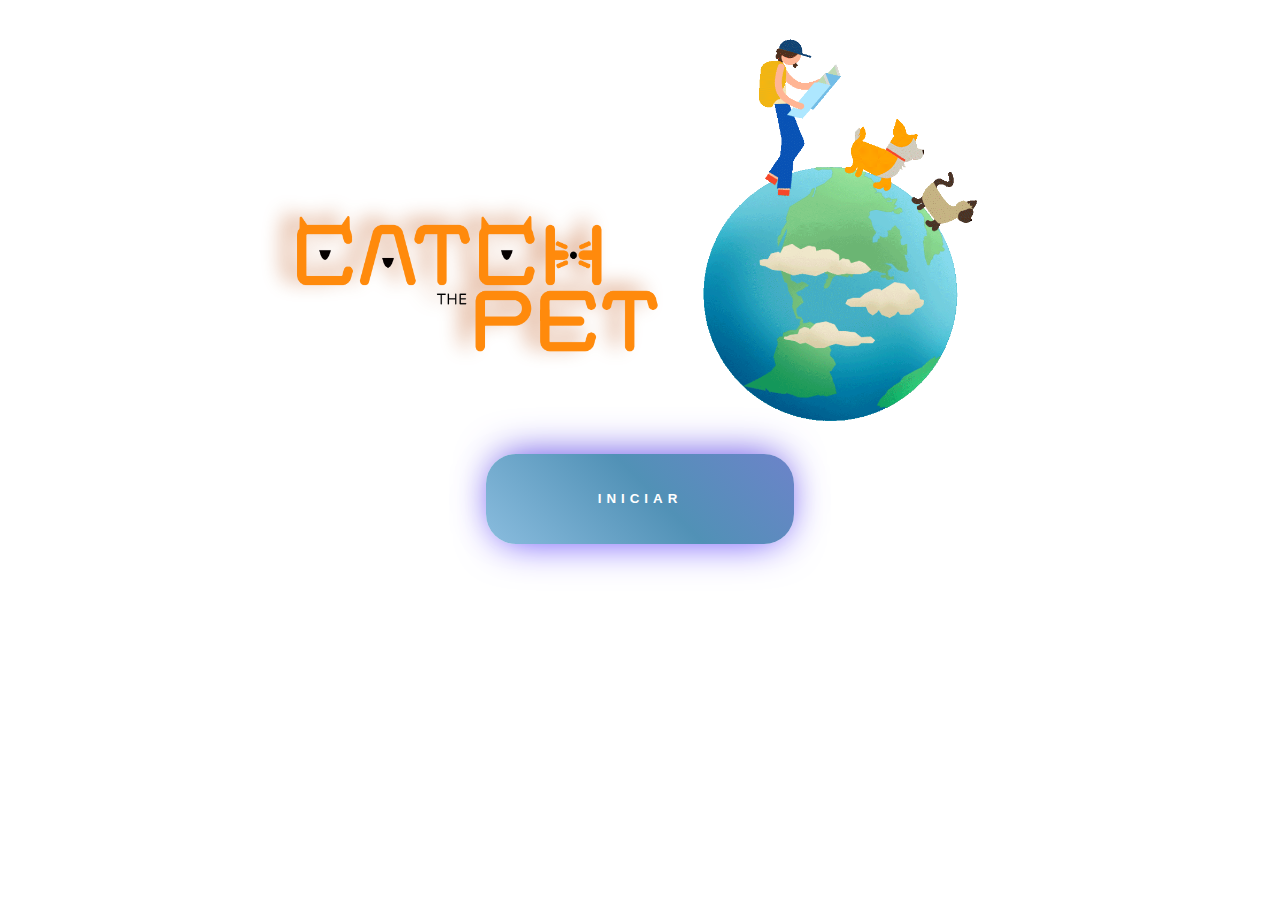
<file: Tcc/Inicial/index.html>
<!DOCTYPE html>
<html lang="en">
<head>
    <meta charset="UTF-8">
    <meta http-equiv="X-UA-Compatible" content="IE=edge">
    <meta name="viewport" content="width=device-width, initial-scale=1.0">
    <link rel="stylesheet" href="style.css">
    

    <title>Inicial</title>
</head>
<body >
   
    <div id="preloader">
        <div class="inner">
           <img src="icon/gatoLoade.gif" alt="" srcset="">
        </div>
    </div>

    <div class="main">
        <div class="imagens"> 
                <img src="icon/logo.png" class="imgLogo"alt="logo" srcset="">
                <img src="icon/logoAnima.gif" alt="Iconlogo" class="img">
        </div>
        <div class="button">
            <a href="../Login/index.html"><button class="btn"> Iniciar</button></a>
        </div>
    </div>


    <script src="js/preloader.js"></script>
    <script>

    $(window).on('load', function () {
        $('#preloader .inner').fadeOut();
        $('#preloader').delay(10).fadeOut('slow'); 
        $('body').delay(10).css({'overflow': 'visible'});})
        
    </script>
      
</body>
</html>
</file>
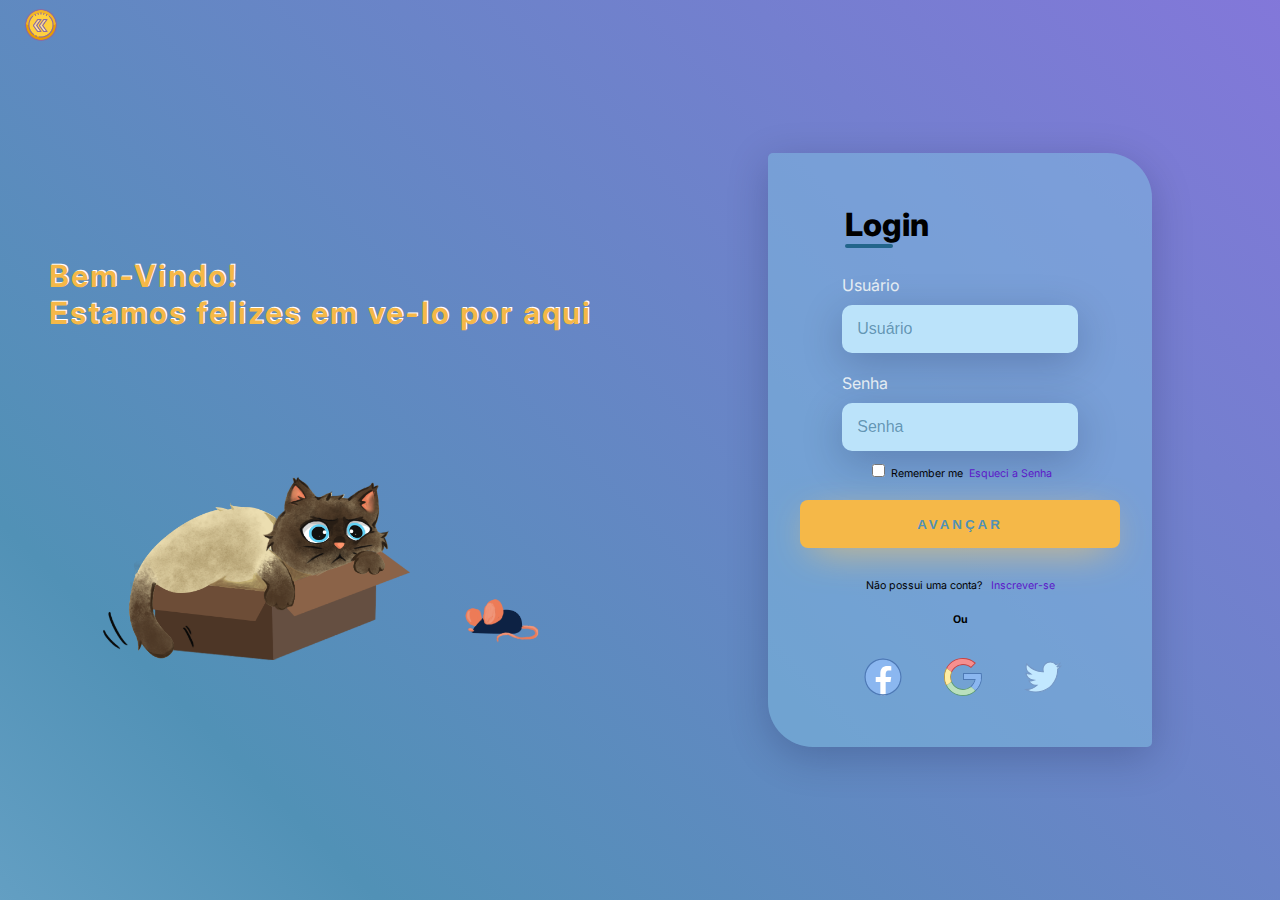
<file: Tcc/Login/index.html>
<!DOCTYPE html>
<html lang="en">
<head>
    <meta charset="UTF-8">
    <meta http-equiv="X-UA-Compatible" content="IE=edge">
    <meta name="viewport" content="width=device-width, initial-scale=1.0">
    <link rel="stylesheet" href="style.css">

    <title>Login</title>
</head>
<body class="gradient">

    <div id="preloader">
        <div class="inner">
           <img src="svg/gatoLoade.gif" alt="" srcset="">
        </div>
    </div>


    <div class="main-login">
        <a href="../Inicial/index.html"><img src="svg/seta.png" class="icon-back" alt="voltar"></a>
        <div class="left-login">
    
            <h1>Bem-Vindo!<br/>Estamos felizes em ve-lo por aqui</h1><br/><br/><br/><br/><br/><br/>
            <img src="svg/icon2.png" class="left-login-image" alt="imagem" >
        </div>
        <div class="right-login">
            <div class="card-login">
                <h1>Login</h1>
                <div class="textfield">
                    <label for="usuario">Usuário</label>
                    <input type="text" name="usuario" placeholder="Usuário">
                </div>

                <div class="textfield">
                    <label for="password">Senha</label>
                    <input type="password" name="password" placeholder="Senha">
                </div>

                <div class="remember">
                    <label for="">
                        <input type="checkbox"> Remember me</label>
                        <a href="#">&nbspEsqueci a Senha</a>
                </div>
                <a href="#" ><input type="submit" class="btnLogin" value="Avançar"></input ></a>

                <div class="input-box">
                    <p>Não possui uma conta?<a href="../Cadastro/index.html">&nbsp&nbsp Inscrever-se</a></p>
                </div>

                <h3 style="font-size: 8pt;">Ou</h3>
                <ul class="ul">
                    <li><img src="svg/facebook.svg"></li>
                    <li><img src="svg/google.svg"></li>
                    <li><img src="svg/twitter.svg"></li>
                </ul>
            </div>
        </div>
    </div>
    <script src="js/preloader.js"></script>
    <script>
          $(window).on('load', function () {
            $('#preloader .inner').fadeOut();
            $('#preloader').delay(10).fadeOut('slow'); 
            $('body').delay(10).css({'overflow': 'visible'});
            })
    </script>
</body>
</html>
</file>
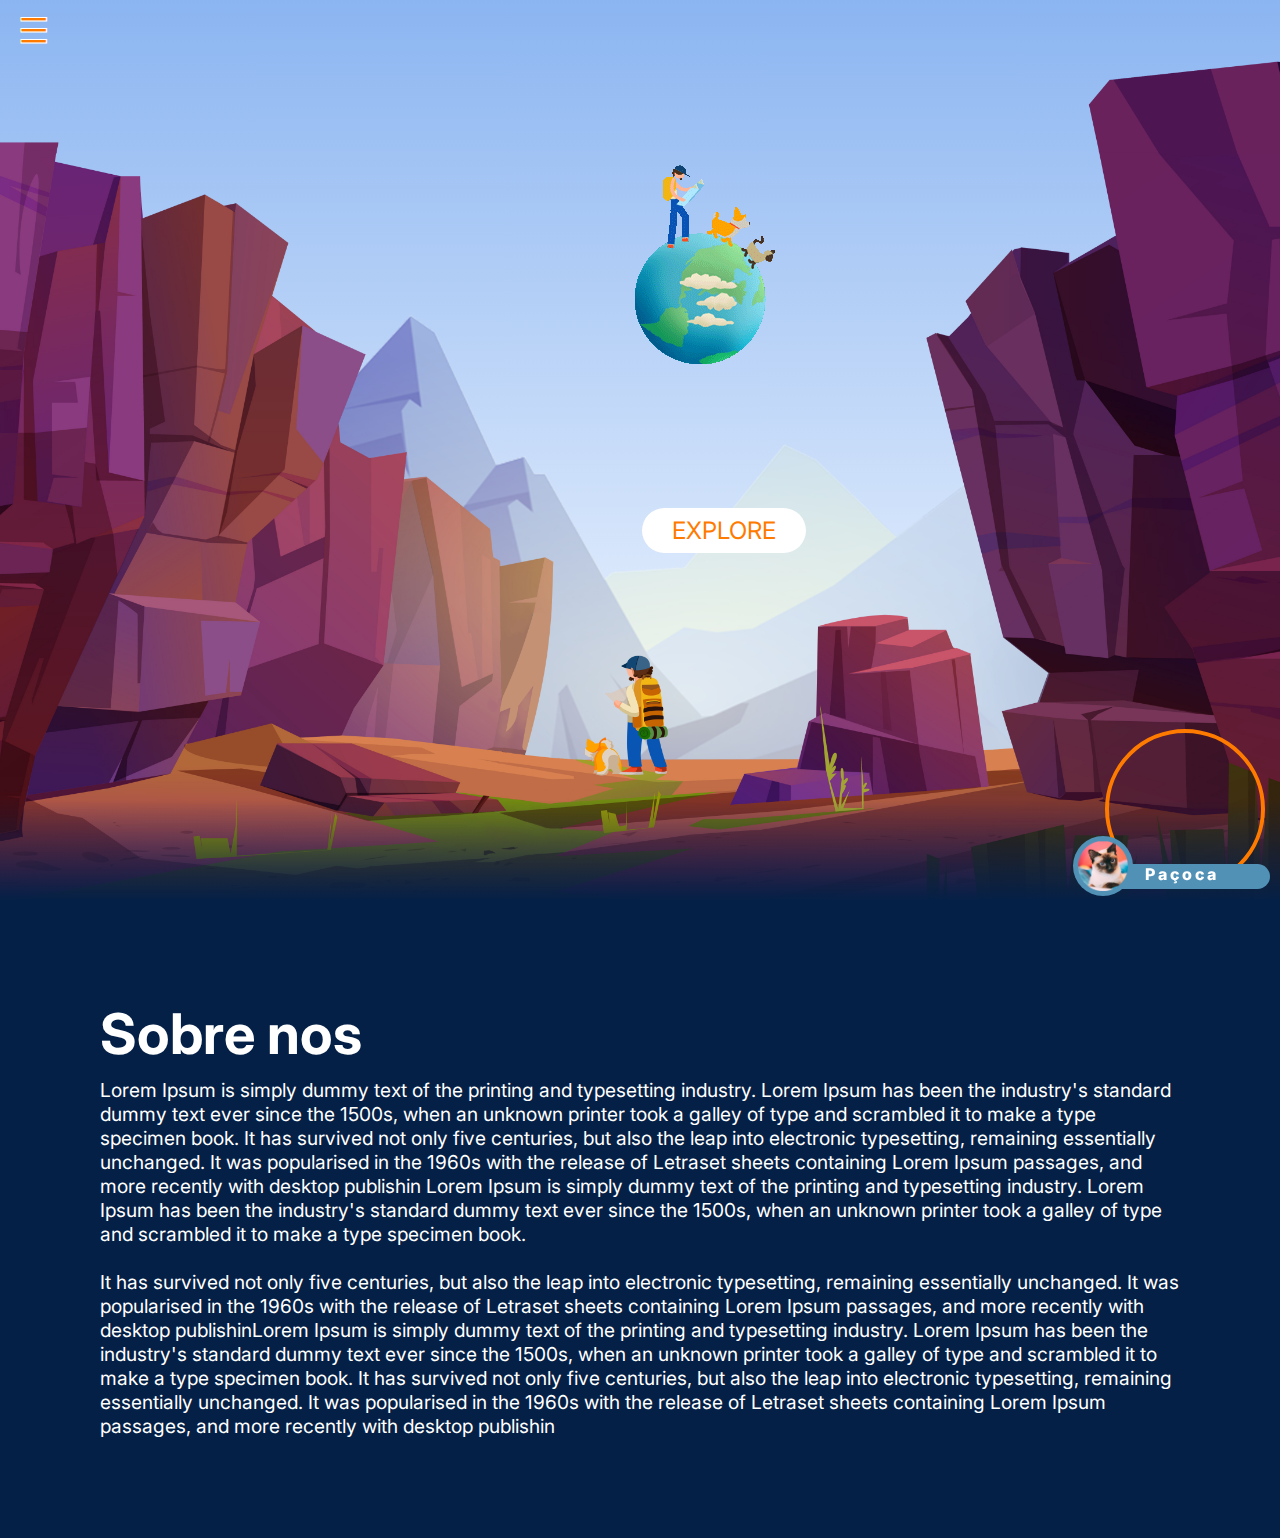
<file: Tcc/Principal/index.html>
<!DOCTYPE html>
<html lang="en">
<head>
    <meta charset="UTF-8">
    <meta http-equiv="X-UA-Compatible" content="IE=edge">
    <meta name="viewport" content="width=device-width, initial-scale=1.0">
    <link rel="stylesheet" href="style.css">
    <link rel="stylesheet" href="https://cdnjs.cloudflare.com/ajax/libs/font-awesome/4.7.0/css/font-awesome.min.css">
    <title>Catch The Pet</title>
</head>
<body>
     <!-- início do preloader -->
     <div id="preloader">
        <div class="inner">
           <img src="background/gatoLoade.gif" alt="" srcset="">
        </div>
    </div>
    <header>
        
        <nav id="menuHidden" class="menuHidden">
        <ul>
            <li><span  href="javascript:void(0)" class="btnClose" onclick="closeNav()">&times;</span></li>
            <li><a href="" class="active">Home</a></li>
            <li><a href="">Como usar</a></li>
            <li><a href="">Sobre nos</a></li>
            <li><a href="" style="border: none;">Onde esta meu pet</a></li>
            <i style="font-size:24px" class="fa">&#xf08b;</i>
        </ul>
    </nav>
        <span class="menu" id="menu"  onclick="openNav()">&#9776;</span>
        
    </header>
       
            
      
    <section>
      
        <div class="img-gif">
            <img src="background/logoAnima.gif" alt="" id="planet" class="planet">
        </div>
        <img src="background/mountains_behind.png" alt="montanhas de tras" id="mountains_behind">
        <h2 id="text">Catch <br/> The Pet</h2>
        <a href="#sec" id="btn">Explore</a>
        <img src="background/mountains_front.png" alt="montanhas da frente" id="mountains_front">

        
        <div class="map">
             <div class="backgroun-perfil"><div class="icon-perfil"><img src="background/teste.png" ></div></div>
             <div class="backgroun-perfil-name"><label for="">Paçoca</label></div>
            <iframe src="https://www.google.com/maps/embed?pb=!1m18!1m12!1m3!1d3676.113270818912!2d-47.21240988556126!3d-22.87227374238946!2m3!1f0!2f0!3f0!3m2!1i1024!2i768!4f13.1!3m3!1m2!1s0x94c8b9576bd03a93%3A0xb652b12256f924!2sEtec%20-%20Escola%20T%C3%A9cnica%20Estadual%20de%20Hortol%C3%A2ndia!5e0!3m2!1spt-BR!2sbr!4v1668021868033!5m2!1spt-BR!2sbr" allowfullscreen="" loading="lazy" referrerpolicy="no-referrer-when-downgrade"></iframe>
        </div>
    </section>

 
    <div class="sec" id="sec">
        <h2>Sobre nos</h2>
        <p>Lorem Ipsum is simply dummy text of the printing and typesetting industry. 
            Lorem Ipsum has been the industry's standard dummy text ever since the 1500s,
             when an unknown printer took a galley of type and scrambled it to make a type specimen book. 
             It has survived not only five centuries, but also the leap into electronic typesetting, remaining essentially unchanged. 
             It was popularised in the 1960s with the release of Letraset sheets containing Lorem Ipsum passages, and more recently with desktop publishin
             Lorem Ipsum is simply dummy text of the printing and typesetting industry. Lorem Ipsum has been the industry's standard dummy text ever since
              the 1500s, when an unknown printer took a galley of type and scrambled it to make a type specimen book.<br/><br/>
               It has survived not only five centuries, but also the leap into electronic typesetting, 
               remaining essentially unchanged. It was popularised in the 1960s with the release of
                Letraset sheets containing Lorem Ipsum passages, and more recently with desktop publishinLorem 
                Ipsum is simply dummy text of the printing and typesetting industry. 
                Lorem Ipsum has been the industry's standard dummy text ever since the 1500s,
                 when an unknown printer took a galley of type and scrambled it to make a type specimen book.
                  It has survived not only five centuries, but also the leap into electronic typesetting, 
                  remaining essentially unchanged. It was popularised in the 1960s with the release of Letraset sheets containing Lorem Ipsum passages, and more recently with desktop publishin</p>
    </div>
    <script src="js/preloader.js"></script>
    <script>
        let planet = document.getElementById('planet');
        let mountains_behind = document.getElementById('mountains_behind');
        let text = document.getElementById('text');
        let btn = document.getElementById('btn');
        let mountains_front = document.getElementById('mountains_front');
        let header = document.querySelector('header')

        window.addEventListener('scroll', function(){
            let value = window.scrollY;
            planet.style.top = value * 0.7 + 'px';
            mountains_behind.style.top = value * 0.5 + 'px';
            mountains_front.style.top = value * 0 + 'px';
            text.style.marginRight = value * 4 + 'px';
            text.style.marginTop = value * 1.2 + 'px';
            btn.style.marginTop = value * 1.5 +'px';
            header.style.top = value * 0.5 + 'px';
        })

        function openNav(){
            document.getElementById("menuHidden").style.width="285px";
            document.getElementById("menu").style.marginLeft="285px";
            document.getElementById("menu").style.opacity="0";
        }

        function closeNav(){
            document.getElementById("menuHidden").style.width="0";
            document.getElementById("menu").style.marginLeft="0";
            document.getElementById("menu").style.opacity="1";
        }
    </script>

</body>
</html>
</file>
<file: Tcc/Login/style.css>
@import url('https://fonts.googleapis.com/css2?family=Inter:wght@100;200;300;400;500;600&family=Nunito&display=swap');

@import url('https://fonts.googleapis.com/css2?family=Patrick+Hand&family=Rubik+Mono+One&display=swap');
body{
    margin: 0;
    font-family:  'Inter', sans-serif;
}

body *{
    box-sizing: border-box;
}

.gradient{
    background: linear-gradient(45deg, #B9E0FF,rgb(81, 145, 182),#8D72E1,#6C4AB6);
    background-size: 300% 300%;
    animation: colors 15s ease infinite;
}

@keyframes colors{
    0%{
        background-position: 0% 50%;
    }

    50%{
        background-position: 100% 50%;
    }
    100%{
        background-position: 0% 50%;
    }
}


.main-login{
    width: 100vw;
    height: 100vh;
    display: flex;
    justify-content: center;
    align-items: center;
}

.icon-back{
    width: 35px;
    height: 35px;
    position: absolute;
    top: 0;
    margin: 0.5rem 1.5rem;
}
.icon-back:hover{
    transform: scale(1.1);
    transition: 0.5s;
}
.left-login{
    width: 50vw;
    height: 100vh;
    display: flex;
    justify-content: center;
    align-items: center;
    flex-direction: column;
}

.left-login > h1{
    font-size: 2.4vw;
    color: rgb(245, 184, 72);

    letter-spacing: 2px;
    text-shadow: 1px -1px 0 rgb(255, 255, 255);
   
}

.left-login-image{
    width: 35vw;
}

.right-login{
    width: 50vw;
    height: 100vh;
    display: flex;
    justify-content: center;
    align-items: center;
}

.card-login{
    width: 60%;
    display: flex;
    justify-content: center;
    align-items: center;
    flex-direction: column;
    padding: 30px 35px;
    background: rgba(127, 188, 223, 0.514);
    border-radius: 5px 45px;
    box-shadow: 0px 10px 40px rgba(2, 2, 37, 0.205);
}

.card-login > h1{
    color: rgb(0, 0, 0);
    font-weight: 800;
    width: 18vw;
}

.card-login > h1::after{
    content: '';
    display: block;
    width: 3rem;
    height: 0.3rem;
    background-color: rgb(35, 101, 139);
    margin: 0 auto;
    position: absolute;
    border-radius: 10px;
}


.textfield{
    width: 75%;
    display: flex;
    flex-direction: column;
    align-items: flex-start;
    justify-content: center;
    margin: 10px 0px;
}

.textfield > input{
    width: 100%;
    border: none;
    border-radius: 10px;
    padding: 15px;
    background:rgb(187, 227, 250) ;
    font-size: 12pt;
    box-shadow: 0px 10px 40px rgba(2, 2, 37, 0.205);
    outline: none;
    box-sizing: border-box;

}

.textfield > input:focus-visible{
    outline: 1px solid  rgb(35, 101, 139);
}

.textfield > input:hover{
    background-color: rgb(156, 206, 238);
    transition: 0.5s;
}
.textfield > input::placeholder{
    color:rgba(0, 66, 104, 0.486);
}   
.textfield > label{
    color: rgb(231, 239, 245);
    margin-bottom: 10px;
}



.remember{
    font-size: 8pt;
}

.remember > a{
    text-decoration: none;
    color: rgb(92, 24, 201);
    transition: 0.3s;
}

.remember > a:hover{
    color: rgb(134, 70, 236);
}

 .btnLogin{
    width: 20rem;
    padding: 16px 0px;
    margin: 20px;
    border: none;
    border-radius: 8px;
    outline: none;
    text-transform: uppercase;
    font-weight: 800;
    letter-spacing: 3px;
    color: rgb(81, 145, 182);
    background-color:rgb(245, 184, 72);
    cursor: pointer;
    box-shadow: 0px 10px 40px -12px rgb(255, 201, 101);
    height: 3rem;
}

 .btnLogin:hover{
    background-color: rgb(246, 192, 91) ;
    color: rgb(108, 170, 206);
    transition: 0.5s;
    transform: scale(1.05);
}

.input-box{
    font-size: 8pt;
}

.input-box > p > a{
    text-decoration: none;
    color: rgb(92, 24, 201);
    transition: 0.3s;
}

.input-box > p > a:hover{
    color: rgb(134, 70, 236);
}

input:-webkit-autofill {
    -webkit-box-shadow: 0 0 0 24px rgb(156, 206, 238) inset;
}

.ul{
    display: flex;
    list-style: none;
    justify-content: center;
    align-items: center;
    margin: 0;
    border: none;
    position: relative;
    right: 17px;
}

.ul > li{
    padding: 20px;
}
.ul li img{
    display: block;
    width: 40px;
    height: 40px;
    cursor: pointer;
}

.ul li img:hover{
    transform: scale(1.3);
    transition: 0.8s;
}


@media only screen and (max-width: 950px){
    .card-login{
        width: 85%;
    }

    .icon-back{
        margin: 8px;
    }

}

@media only screen and (max-width: 600px){
    .main-login{
        flex-direction: column;
    }

    .left-login > h1{
        display: none;
    }

    .left-login{
        width: 100%;
        height: auto;
    }

    .icon-back{
        position: absolute;
        left: 0;
        margin: 6px;
    }

    .right-login{
        width: 100%;
        height: auto;
    }

    .left-login > image{
        width: 50vw;
    }

    .left-login-image{
        position: relative;
        top: 2rem;
        width: 10rem;
    }

    .card-login{
        width: 80%;
        height: 90%;
    }
    
}

#preloader {
    position:fixed;
    top:0;
    left:0;
    right:0;
    bottom:0;
    background-color:#ffffff; /* cor do background que vai ocupar o body */
    z-index:999; /* z-index para jogar para frente e sobrepor tudo */
}
#preloader .inner {
    position: absolute;
    top: 50%; /* centralizar a parte interna do preload (onde fica a animação)*/
    left: 50%;
    transform: translate(-50%, -50%);  
}
.bolas > div {
  display: inline-block;
  background-color: #fff;
  width: 25px;
  height: 25px;
  border-radius: 100%;
  margin: 3px;
  -webkit-animation-fill-mode: both;
  animation-fill-mode: both;
  animation-name: animarBola;
  animation-timing-function: linear;
  animation-iteration-count: infinite;
   
}
</file>
<file: Tcc/Principal/style.css>
@import url('https://fonts.googleapis.com/css2?family=Inter:wght@100;200;300;400;500;600&family=Nunito&display=swap');


/* ini: Preloader */
 
#preloader {
    position:fixed;
    top:0;
    left:0;
    right:0;
    bottom:0;
    background-color:#ffffff; /* cor do background que vai ocupar o body */
    z-index:9999; /* z-index para jogar para frente e sobrepor tudo */
}
#preloader .inner {
    position: absolute;
    top: 50%; /* centralizar a parte interna do preload (onde fica a animação)*/
    left: 50%;
    transform: translate(-50%, -50%);  
}

@keyframes animarBola {
  0% {
    -webkit-transform: scale(1);
    transform: scale(1);
    opacity: 1;
  }
  16% {
    -webkit-transform: scale(0.1);
    transform: scale(0.1);
    opacity: 0.7;
  }
  33% {
    -webkit-transform: scale(1);
    transform: scale(1);
    opacity: 1; 
  } 
}
/* end: Preloader */


*{
    margin: 0;
    padding: 0;
    box-sizing: border-box;
    font-family: 'Inter', sans-serif;
    scroll-behavior: smooth;
}

body{
    min-height: 100vh;
    overflow-x: hidden;
    background: linear-gradient( #8bb5f1, #f3f8ff, rgb(255, 255, 255));
}

header{
    position: absolute;
    top: 0;
    left:0;
    width: 100%;
    padding: 30px 100px;
    display: flex;
    justify-content: space-between;
    align-items: center;
    z-index: 10000;
}

.menuHidden{
    height: 100%;
    width: 0;
    position: fixed;
    z-index:12000;
    top: 0;
    left: 0;
    background: rgba(81, 145, 182, 0.829) ;
    overflow-x: hidden;
    transition: 0.5s;
    padding-top: 30px;
    border-radius: 0 15px 15px 0;

}

.menuHidden a{
    padding: 18px 8px 18px 32px;
    text-decoration: none;
    font-size: 20px;
    color: rgb(255, 255, 255);
    display: block;
    transition: 0.3s;
    letter-spacing: 3px;
    border-bottom: 1px solid white;
    white-space: nowrap;
}

.fa{
    position: absolute;
    bottom: 18px;
    left: 18px;
    color: white;
}

.fa:hover{
    color: rgb(255, 123, 0);
    border-radius: 30px 0 0 30px ;
    transition: 0.5s;
    cursor: pointer;
}
.menuHidden a:hover{
    color: white;
    background-color: rgb(255, 123, 0);
    border-radius: 30px 0 0 30px ;
    transition: 0.5s;
    border: none;
}



.btnClose{
    position: absolute;
    top: 0;
    left:56%;
    font-size: 36px;
    margin-left:27%;
    color: rgb(255, 255, 255);
    cursor: pointer;
}

.btnClose:hover{
    color: rgb(255, 123, 0);
    transition: 0.5s;
}


#menu{
    position: absolute;
    left: 18px;
    transition: margin-left 0.5s;
    font-size:35px; 
    cursor:pointer; 
    color: rgb(255, 123, 0);
    -webkit-text-stroke: 1px white;
}

#menu:hover{
    color: rgba(255, 255, 255, 0);
    -webkit-text-stroke: 1px rgb(255, 150, 52);
    transition: 0.5s;
}

section{
    position: relative;
    width: 100%;
    height: 100vh;
    padding: 100px;
    display: flex;
    justify-content: center;
    align-items: center;
    overflow: hidden;
}

section::before{
    content: '';
    position: absolute;
    bottom: 0;
    width: 100%;
    height: 100px;
    background: linear-gradient(to top, #052046, transparent);
    z-index: 1000;
}

section img{
    position: absolute;
    top: 0;
    left: 0;
    width: 100%;
    height: 100%;
    object-fit: cover;
    pointer-events: none;
}

.img-gif{
    position: relative;
    left: 9rem;
    bottom: 12rem;
    width: 200px;
    height: 220px;
}

section img#mountains_front{
    z-index: 10;
}

.map {
    z-index: 1000;
    width: 10rem;
    height: 10rem;
    position: fixed;
    right: 15px;
    bottom: 6rem;
   
}

.map > iframe{
    width: 10rem;
    height: 10rem;
    border-radius: 50%;
    border: 4px solid rgb(255, 123, 0);
}

.backgroun-perfil > .icon-perfil > img{
    width: 50px;
    height: 50px;
    margin: 5px;
}

.backgroun-perfil{
    position: relative;
    top: 12rem;
    right: 2rem;
    width: 60px;
    height: 60px;
    background-color:rgb(81, 145, 182) ;
    border-radius:50% ;
    z-index: 1100;
}

.backgroun-perfil-name{
    position: relative;
    top: 10rem;
    width: 165px;
    height: 25px;
    border-radius: 50px;
    background-color:rgb(81, 145, 182) ;
    padding-left: 2.5rem;
    color: #fff;
    font-weight: 800;
    letter-spacing: 3px;
}

#text{
    position: absolute;
    right: -350px;
    color: rgb(255, 123, 0);
    white-space: nowrap;
    font-size: 5.5vw;
    z-index: 9; 
}

#btn{
    text-decoration: none;
    display: inline-block;
    padding: 8px 30px;
    border-radius: 40px;
    background: #fff;
    color: rgb(255, 123, 0);
    font-size: 1.5rem;
    z-index: 9;
    position: relative;
    right: 1rem;
    top: 5rem;
    text-transform: uppercase;
}

#btn:hover{
    color: #fff;
    background: rgb(255, 123, 0);
    transition: 0.9s;
    transform: scale(1.1); 
}

.sec{
    position: relative;
    padding: 100px;
    background: #052046;
}

.sec h2{
    font-size: 3.5em;
    margin-bottom: 10px;
    color: #fff;
}

.sec p{
    font-size: 1.2em;
    color: #fff;
}

/*estilizando o scroll*/

::-webkit-scrollbar{
    width: 16px;
    background-color: rgb(216, 216, 216);
    border: 3px solid rgb(204, 204, 204);
}

::-webkit-scrollbar-thumb{
    background-color:rgb(81, 145, 182);
    border-radius:50px;
    border: 2px solid rgb(176, 225, 253);
}
</file>
<file: Tcc/Inicial/style.css>
@import url('https://fonts.googleapis.com/css2?family=Inter:wght@100;200;300;400;500;600&family=Nunito&display=swap');

/*reset*/

html, body, div, span, applet, object, iframe,
h1, h2, h3, h4, h5, h6, p, blockquote, pre,
a, abbr, acronym, address, big, cite, code,
del, dfn, em, img, ins, kbd, q, s, samp,
small, strike, strong, sub, sup, tt, var,
b, u, i, center,
dl, dt, dd, ol, ul, li,
fieldset, form, label, legend,
table, caption, tbody, tfoot, thead, tr, th, td,
article, aside, canvas, details, embed, 
figure, figcaption, footer, header, hgroup, 
menu, nav, output, ruby, section, summary,
time, mark, audio, video {
	margin: 0;
	padding: 0;
	border: 0;
	font-size: 100%;
	font: inherit;
	vertical-align: baseline;
}
/* HTML5 display-role reset for older browsers */
article, aside, details, figcaption, figure, 
footer, header, hgroup, menu, nav, section {
	display: block;
}
body {
	line-height: 1;
    font-family:  'Inter', sans-serif;
}
ol, ul {
	list-style: none;
}
blockquote, q {
	quotes: none;
}
blockquote:before, blockquote:after,
q:before, q:after {
	content: '';
	content: none;
}
table {
	border-collapse: collapse;
	border-spacing: 0;
}
/*fim reset*/

.main{
    flex-direction: column;
    flex-wrap: wrap;

}

.imagens{
    justify-content: center;
    align-items: center;
    display: flex;
    padding: 2% 0;
 
}
.imgLogo{
    width: 30%; 
    padding-top:8% ;
    filter: drop-shadow(-14px -5px 10px rgba(182, 67, 0, 0.479));
}

.img{
    width: 26%;
}


.button{ 
    justify-content: center;
    align-items: center;
    display: flex;
}

.button .btn {
    width: 24vw;
    height: 10vh;
    border: none;
    border-radius: 30px;
    outline: none;
    text-transform: uppercase;
    box-shadow: 0px 10px 40px -12px rgb(124, 101, 255),
    0px -10px 40px -12px rgb(100, 78, 226);
    background: linear-gradient(45deg, #B9E0FF,rgb(81, 145, 182),#8D72E1,#6C4AB6);
    background-size: 300% 300%;
    animation: colors 15s ease infinite;
    cursor: pointer;
}

.button > a>.btn {
    color: white;
    font-weight: 800; 
    letter-spacing: 5px;
}

.button >a> .btn:hover{
    transform: scale(1.1);
    transition: 0.7s;
    box-shadow: 0px 10px 40px -12px rgb(101, 186, 255),
    0px -10px 40px -12px rgb(101, 186, 255);
    color: #6C4AB6;
    background: rgb(145, 216, 238);
}

@keyframes colors{
    0%{
        background-position: 0% 50%;
    }

    50%{
        background-position: 100% 50%;
    }
    100%{
        background-position: 0% 50%;
    }
}

/*Preloader*/
#preloader {
    position:fixed;
    top:0;
    left:0;
    right:0;
    bottom:0;
    background-color:#ffffff; /* cor do background que vai ocupar o body */
    z-index:999; /* z-index para jogar para frente e sobrepor tudo */
}
#preloader .inner {
    position: absolute;
    top: 50%; /* centralizar a parte interna do preload (onde fica a animação)*/
    left: 50%;
    transform: translate(-50%, -50%);  
}

@media only screen and (max-width: 1000px){
    
    .imagen > .img{
     left: 11px;
     width: 22.6rem;
 }
 .button .btn{
     width: 16rem;
     position: relative;
     left: 12px;
     bottom: 2px;
 }

}
</file>
